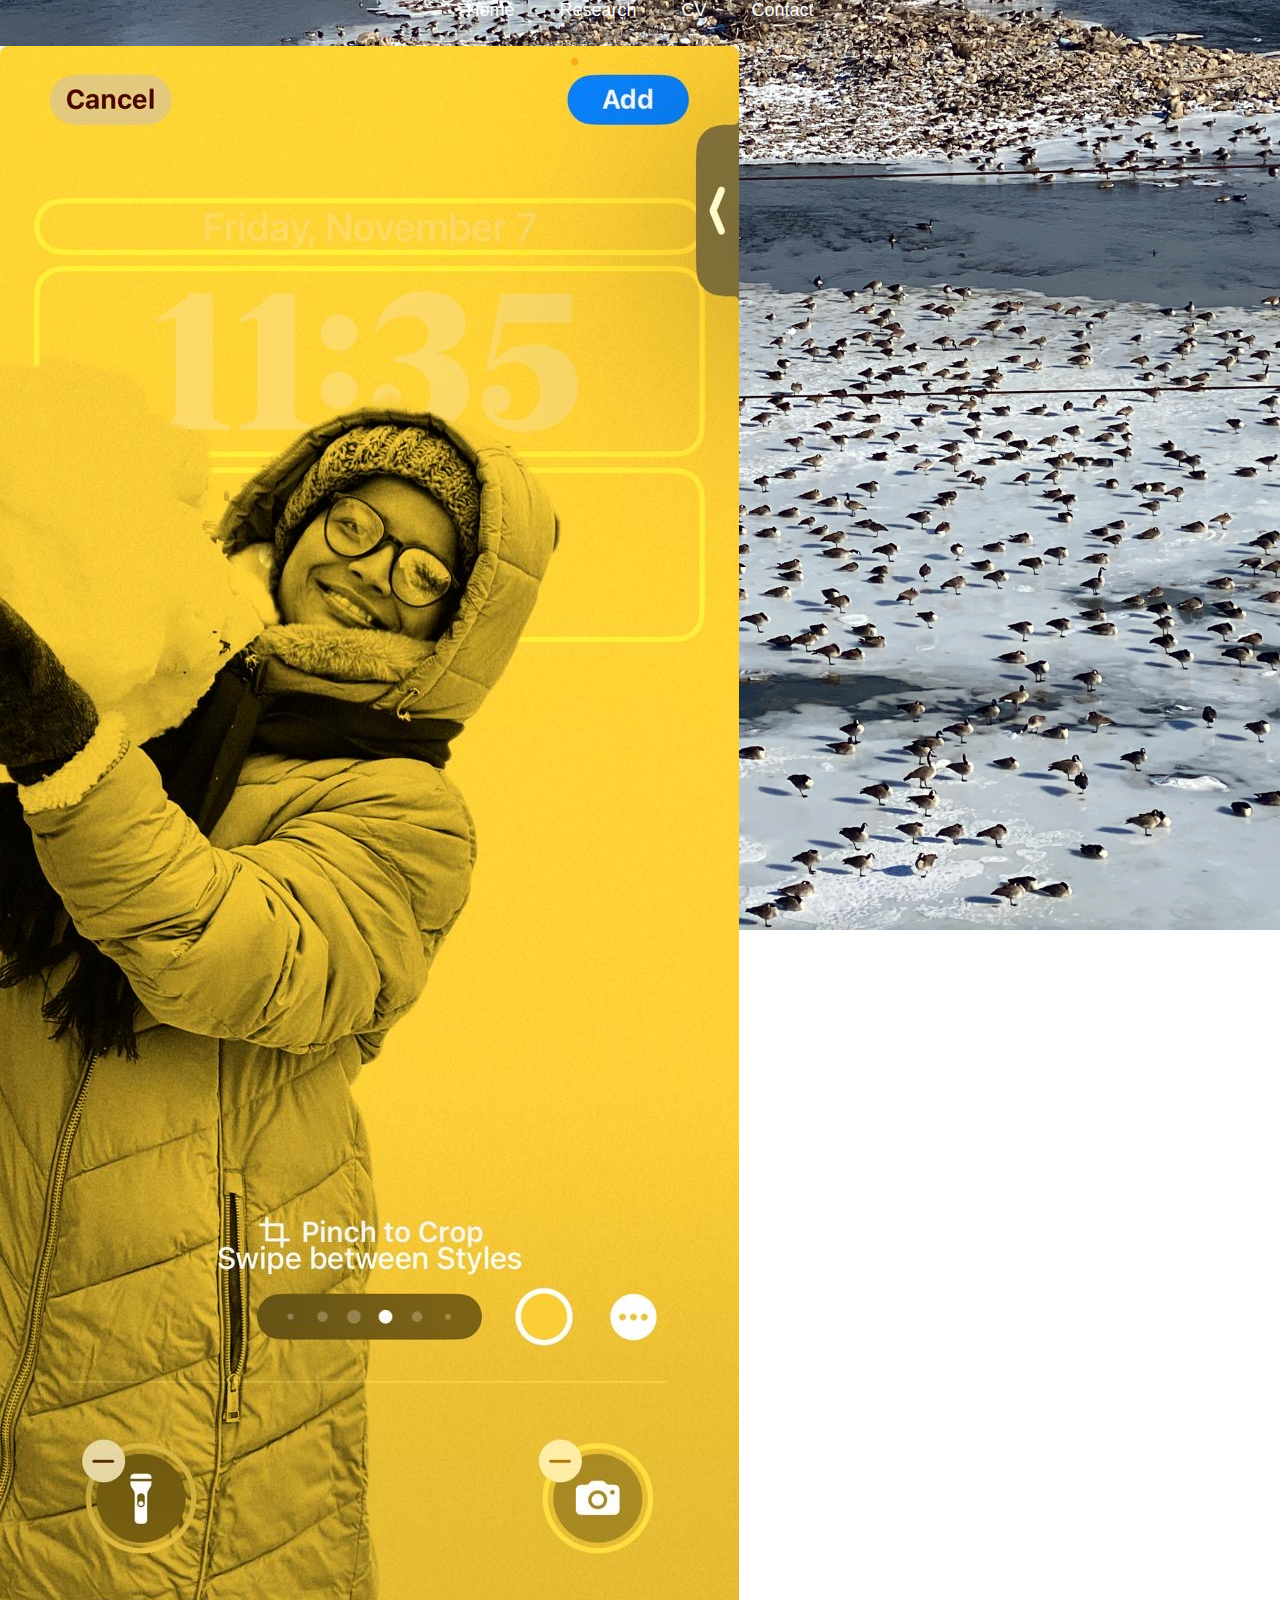
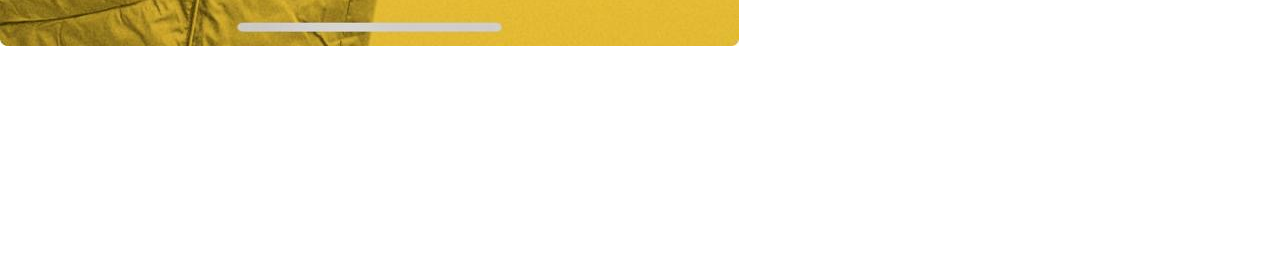
<file: index.html>
<!DOCTYPE html>
<html lang="en">
<head>
    <meta charset="UTF-8">
    <meta name="viewport" content="width=device-width, initial-scale=1.0">
    <title>Raneeta’s Website</title>
    <link rel="stylesheet" href="style.css">
</head>

<body>

    <div class="panel">

        <nav>
            <ul>
                <li><a href="#">Home</a></li>
                <li><a href="#">Research</a></li>
                <li><a href="#">CV</a></li>
                <li><a href="#">Contact</a></li>
            </ul>
        </nav>

        <img src="profile.jpg" alt="Profile photo" class="profile-pic">

        <h1>Hello, I am Raneeta!</h1>

        <p class="intro">
            Welcome to my academic homepage. I am a researcher interested in algebraic geometry and
            related areas of mathematics. This website is my space to share my work, my interests, 
            and updates about ongoing projects.
        </p>

        <p class="intro">
            Thanks for visiting — more content is coming soon!
        </p>

    </div>

</body>
</html>
</file>
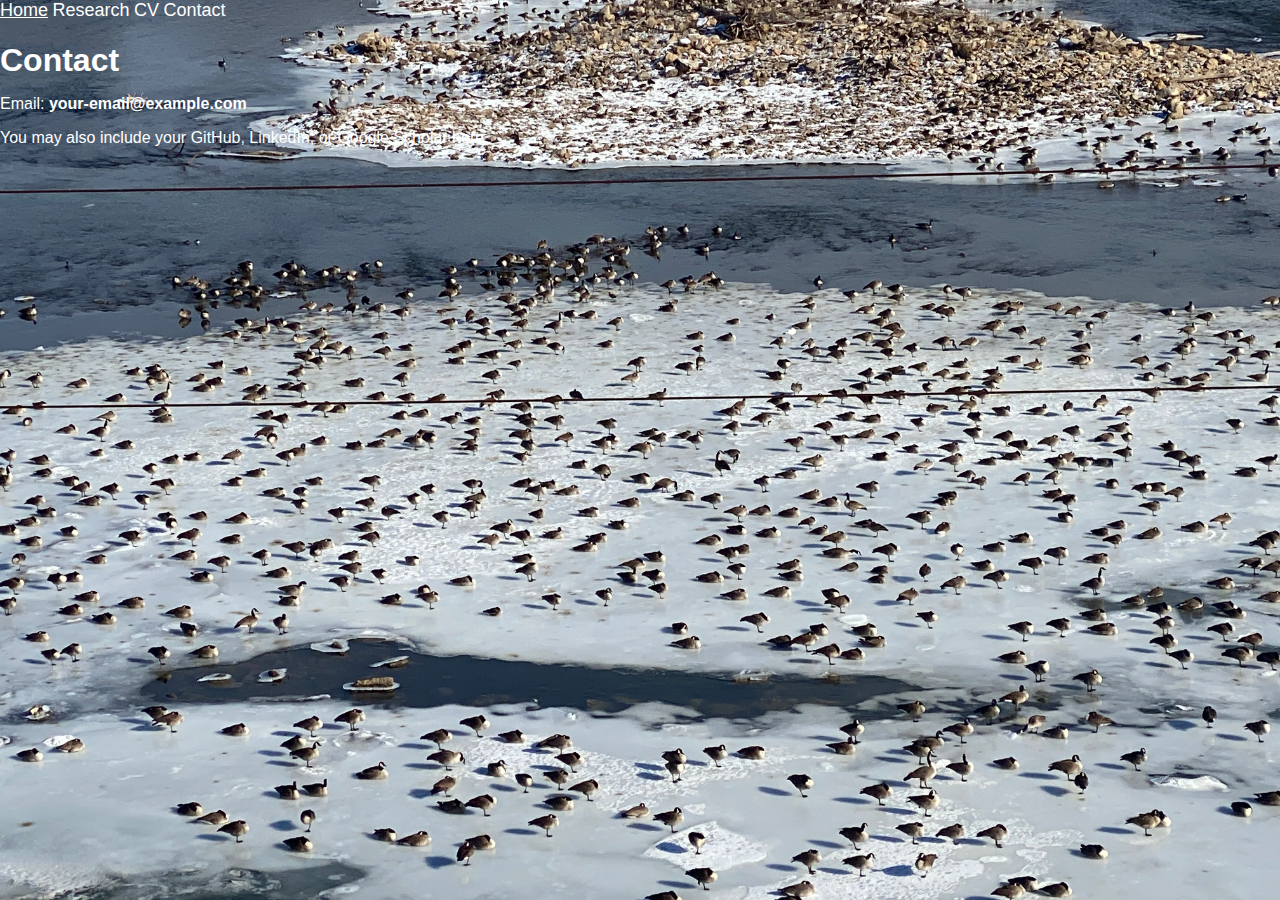
<file: contact.html>
<!DOCTYPE html>
<html>
<head>
    <title>Contact | Raneeta</title>
    <link rel="stylesheet" href="style.css">
</head>
<body>

<div class="container">

    <nav>
        <a href="index.html">Home</a>
        <a href="research.html">Research</a>
        <a href="cv.html">CV</a>
        <a href="contact.html">Contact</a>
    </nav>

    <h1>Contact</h1>

    <p>Email: <strong>your-email@example.com</strong></p>

    <p>
        You may also include your GitHub, LinkedIn, or Google Scholar here.
    </p>

</div>

</body>
</html>
</file>
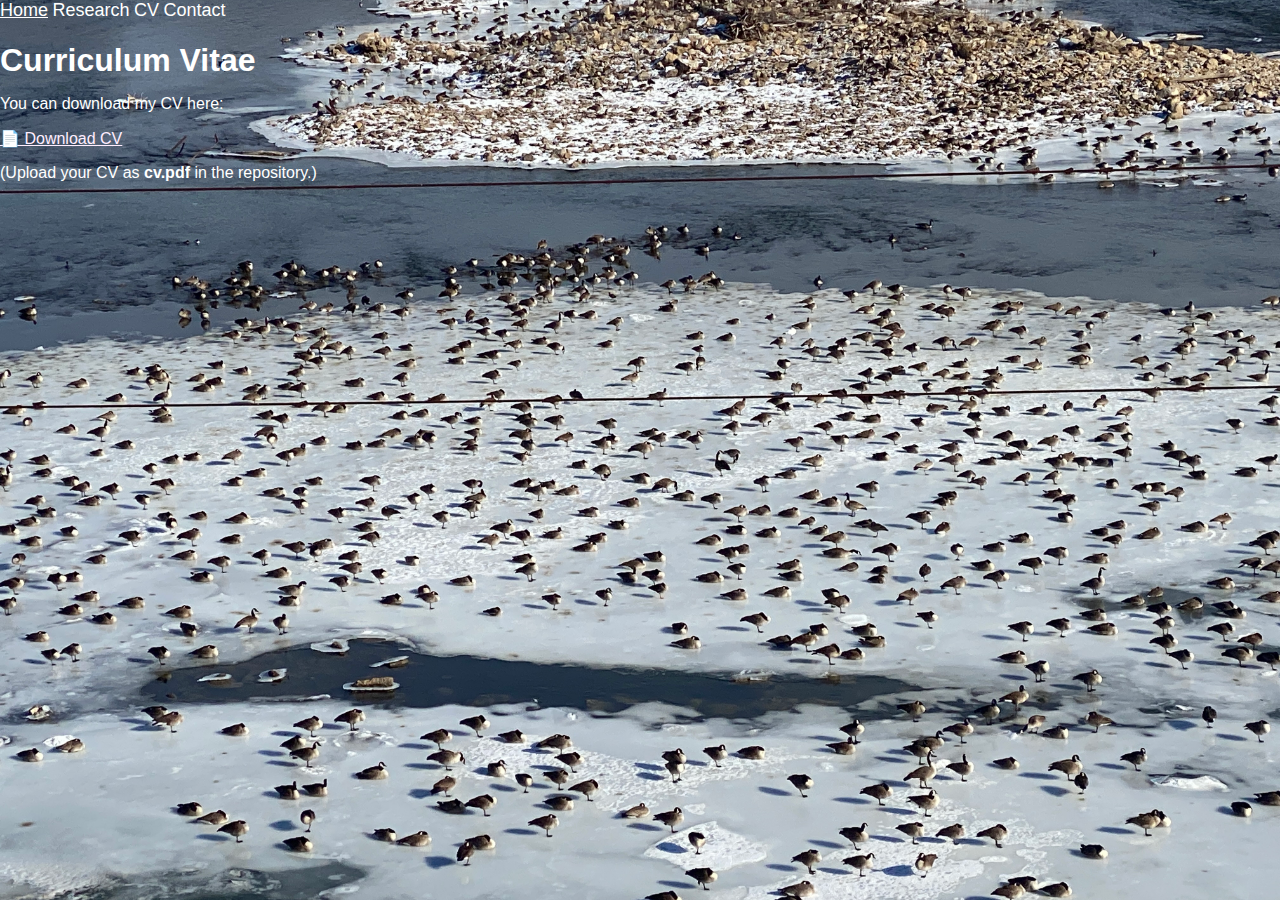
<file: cv.html>
<!DOCTYPE html>
<html>
<head>
    <title>CV | Raneeta</title>
    <link rel="stylesheet" href="style.css">
</head>
<body>

<div class="container">

    <nav>
        <a href="index.html">Home</a>
        <a href="research.html">Research</a>
        <a href="cv.html">CV</a>
        <a href="contact.html">Contact</a>
    </nav>

    <h1>Curriculum Vitae</h1>

    <p>You can download my CV here:</p>

    <p><a href="cv.pdf" style="color:#ffeeff;">📄 Download CV</a></p>

    <p>(Upload your CV as <strong>cv.pdf</strong> in the repository.)</p>

</div>

</body>
</html>
</file>
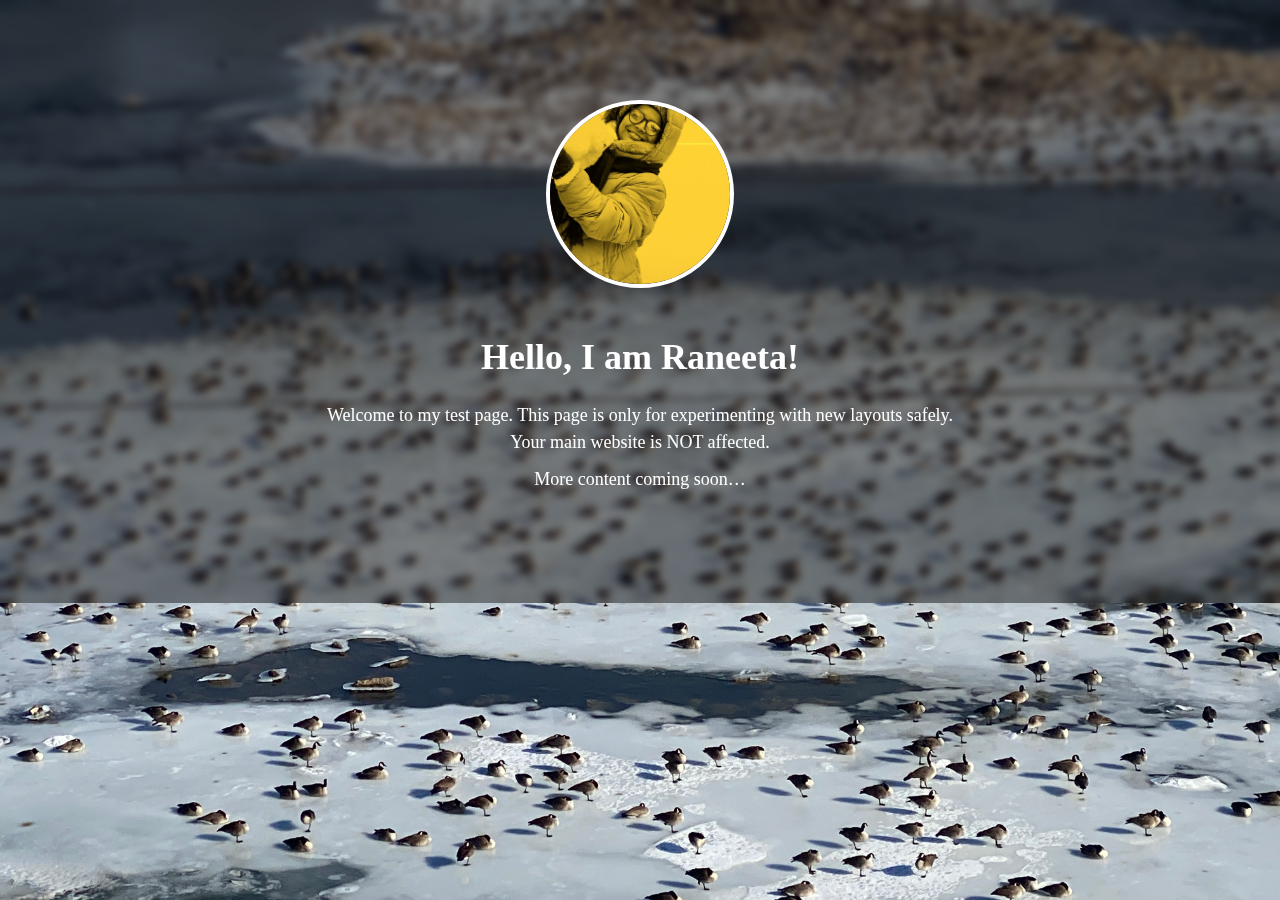
<file: test.html>
<!DOCTYPE html>
<html lang="en">
<head>
    <meta charset="UTF-8">
    <meta name="viewport" content="width=device-width, initial-scale=1.0">
    <title>Test Page – Banner Version</title>

    <style>
        body {
            margin: 0;
            padding: 0;
            font-family: "Georgia", serif;
            background: url('background.JPG') no-repeat center center fixed;
            background-size: cover;
            color: white;
            text-align: center;
        }

        .banner {
            width: 100%;
            padding: 100px 20px;
            background: rgba(0, 0, 0, 0.45);
            backdrop-filter: blur(4px);
            box-sizing: border-box;
        }

        .profile {
            width: 180px;
            height: 180px;
            object-fit: cover;
            border-radius: 50%;
            border: 4px solid white;
            margin-bottom: 20px;
        }

        h1 {
            font-size: 36px;
            font-weight: bold;
        }

        p {
            font-size: 18px;
            max-width: 650px;
            margin: 10px auto;
            line-height: 1.5;
        }
    </style>
</head>

<body>

    <div class="banner">
        <img src="profile.jpg" alt="Profile Photo" class="profile">

        <h1>Hello, I am Raneeta!</h1>

        <p>
            Welcome to my test page. This page is only for experimenting with new layouts safely.<br>
            Your main website is NOT affected.
        </p>

        <p>More content coming soon…</p>
    </div>

</body>
</html>
</file>
<file: style.css>
body {
    margin: 0;
    font-family: "Segoe UI", Arial, sans-serif;
    color: #ffffff;

    background: url('background.JPG') no-repeat center center fixed;
    background-size: cover;
}

/* Small blurred box behind text */
.text-box {
    max-width: 650px;
    margin: 20px auto;
    padding: 18px 22px;

    background: rgba(0, 0, 0, 0.35);
    border: 1px solid rgba(255, 255, 255, 0.25);
    border-radius: 15px;

    backdrop-filter: blur(6px);
}


/* Navigation menu */
nav ul {
    list-style: none;
    padding: 0;
    margin: 0 0 25px 0;
    display: flex;
    justify-content: center;
    gap: 45px;
}

nav a {
    color: #ffffff;
    text-decoration: none;
    font-size: 18px;
    font-weight: 500;
}

nav a:hover {
    text-decoration: underline;
}


h1 {
    font-size: 32px;
    margin-bottom: 10px;
}

.intro {
    font-size: 18px;
    line-height: 1.7;
    max-width: 650px;
    margin: 0 auto 15px;
}



/* Rectangular profile picture box */
.profile-box {
    max-width: 650px;          /* same width as text boxes */
    margin: 20px auto;
    padding: 0;

    background: rgba(0, 0, 0, 0.35);
    border: 1px solid rgba(255, 255, 255, 0.25);
    border-radius: 15px;

    backdrop-filter: blur(6px);
}

/* Rectangle image inside */
.profile-rect {
    width: 100%;
    height: auto;
    border-radius: 10px;       /* soft rounded corners */
    display: block;
}
</file>
